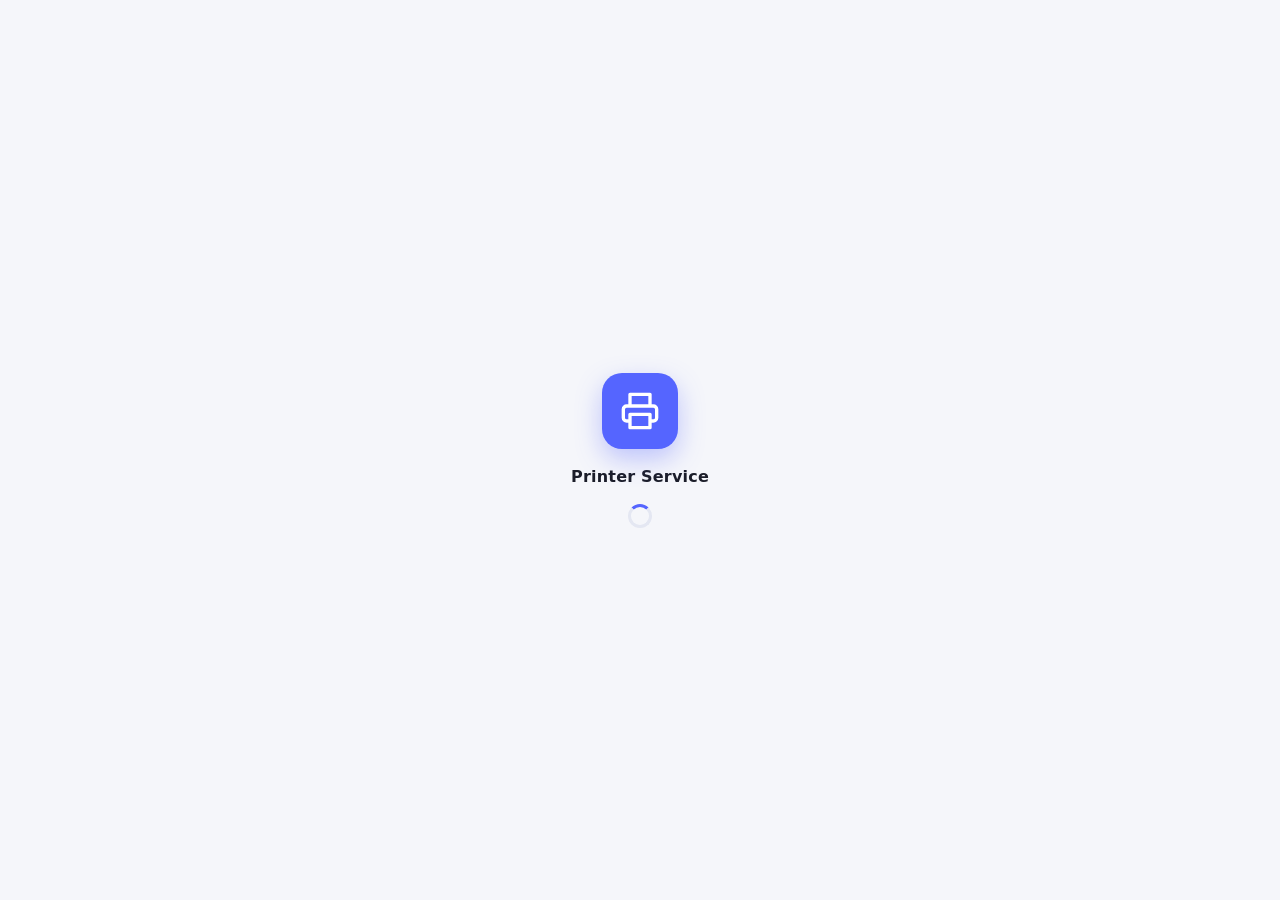
<file: ui/web/static/index.html>
<!DOCTYPE html>
<html lang="en">
<head>
  <meta charset="utf-8" />
  <meta name="viewport" content="width=device-width, initial-scale=1" />
  <title>Printer Configuration</title>
  <link rel="icon" type="image/png" href="../../../assets/icon.png" />
  <link rel="stylesheet" href="css/theme.css" />
  <link rel="stylesheet" href="css/app.css" />
</head>
<body>
  <!-- Startup splash: covers the window until init() wires the UI, then fades out. -->
  <div id="splash" class="splash">
    <div class="splash-inner">
      <div class="splash-logo">
        <svg viewBox="0 0 24 24" aria-hidden="true">
          <path d="M6 9V2h12v7 M6 18H4a2 2 0 0 1-2-2v-5a2 2 0 0 1 2-2h16a2 2 0 0 1 2 2v5a2 2 0 0 1-2 2h-2 M6 14h12v8H6z" />
        </svg>
      </div>
      <div class="splash-title">Printer Service</div>
      <div class="splash-spinner"></div>
    </div>
  </div>

  <div class="app">
    <aside class="nav">
      <nav class="nav-items" id="nav-items">
        <button class="nav-item" data-section="LAYOUT">Layout</button>
        <button class="nav-item" data-section="PRINTER">Printer</button>
        <button class="nav-item" data-section="SERVICE" id="nav-service">Service<span class="nav-status-dot" aria-hidden="true"></span></button>
        <button class="nav-item" data-section="DUMMY">Dummy</button>
        <div class="nav-divider"></div>
        <button class="nav-item" data-section="SETTINGS">Settings</button>
        <button class="nav-update" id="update-btn" data-icon="refresh">Check for Updates</button>
      </nav>
      <div class="nav-spacer"></div>
      <div class="nav-divider"></div>
      <div class="link-row">
        <button class="nav-link" id="link-docs">Docs</button>
        <span class="nav-dot">•</span>
        <button class="nav-link" id="link-github">Github</button>
      </div>
      <div class="nav-version" id="nav-version"></div>
    </aside>

    <main class="content">
      <div class="content-body">
        <div class="form-col">
          <div class="section-header">
            <h1 class="section-title" id="section-title">Layout</h1>
            <div class="header-actions" id="dummy-actions" hidden>
              <button class="btn small" id="dummy-reload" data-icon="refresh">Reload from File</button>
              <button class="btn small danger" id="dummy-reset" data-icon="reset">Reset to Default</button>
            </div>
          </div>
          <div class="form-pane" id="form-pane">

            <!-- ===== LAYOUT ===== -->
            <section class="form-section" data-section="LAYOUT">
              <div class="card">
                <div class="field">
                  <label class="field-label">Header Image</label>
                  <div class="field-control">
                    <div class="image-field" data-image="header_image">
                      <div class="image-thumb empty">No image</div>
                      <div class="image-meta">
                        <div class="image-btns">
                          <button class="btn small" data-act="browse" data-icon="folder">Browse</button>
                          <button class="btn small danger" data-act="clear" data-icon="trash">Clear</button>
                        </div>
                        <div class="image-scale">
                          <div class="field-hint">Scale (% of width)</div>
                          <div class="slider-row">
                            <input type="range" data-key="header_image_scale" data-type="int" data-unit="%" min="0" max="100" step="1" />
                            <span class="slider-value"></span>
                          </div>
                        </div>
                      </div>
                    </div>
                  </div>
                </div>
                <div class="field">
                  <label class="field-label">Header Title</label>
                  <div class="field-control"><textarea data-key="header_title" rows="3"></textarea></div>
                </div>
                <div class="field">
                  <label class="field-label">Header Description</label>
                  <div class="field-control"><textarea data-key="header_description" rows="3"></textarea></div>
                </div>
                <div class="field">
                  <label class="field-label">Receipt Title</label>
                  <div class="field-control"><textarea data-key="receipt_title" rows="3"></textarea></div>
                </div>
                <div class="field">
                  <label class="field-label">Footer Label</label>
                  <div class="field-control"><textarea data-key="footer_label" rows="3"></textarea></div>
                </div>
                <div class="field">
                  <label class="field-label">Footer Image</label>
                  <div class="field-control">
                    <div class="image-field" data-image="footer_image">
                      <div class="image-thumb empty">No image</div>
                      <div class="image-meta">
                        <div class="image-btns">
                          <button class="btn small" data-act="browse" data-icon="folder">Browse</button>
                          <button class="btn small danger" data-act="clear" data-icon="trash">Clear</button>
                        </div>
                        <div class="image-scale">
                          <div class="field-hint">Scale (% of width)</div>
                          <div class="slider-row">
                            <input type="range" data-key="footer_image_scale" data-type="int" data-unit="%" min="0" max="100" step="1" />
                            <span class="slider-value"></span>
                          </div>
                        </div>
                      </div>
                    </div>
                  </div>
                </div>

                <div class="section-sep"><h3>Advanced</h3><div class="rule"></div></div>

                <div class="field">
                  <label class="field-label">Font Family</label>
                  <div class="field-control"><input type="text" data-key="font_family" /></div>
                </div>
                <div class="field">
                  <label class="field-label">Font Path</label>
                  <div class="field-control">
                    <div class="file-row" data-filepicker="font_path">
                      <input type="text" data-key="font_path" readonly />
                      <button class="btn small" data-act="browse" data-icon="folder">Browse</button>
                    </div>
                  </div>
                </div>
                <div class="field">
                  <label class="field-label">Font Size</label>
                  <div class="field-control">
                    <div class="slider-row">
                      <input type="range" data-key="font_size" data-type="int" min="8" max="80" step="1" />
                      <span class="slider-value"></span>
                    </div>
                  </div>
                </div>
                <div class="field">
                  <label class="field-label">Small Font Size</label>
                  <div class="field-control">
                    <div class="slider-row">
                      <input type="range" data-key="font_size_small" data-type="int" min="8" max="80" step="1" />
                      <span class="slider-value"></span>
                    </div>
                  </div>
                </div>
                <div class="field">
                  <label class="field-label">Line Spacing</label>
                  <div class="field-control">
                    <div class="slider-row">
                      <input type="range" data-key="line_spacing" data-type="int" min="0" max="100" step="1" />
                      <span class="slider-value"></span>
                    </div>
                  </div>
                </div>
                <div class="field">
                  <label class="field-label">Currency</label>
                  <div class="field-control"><input type="text" data-key="currency" /></div>
                </div>
                <div class="field">
                  <label class="field-label">Volume Unit</label>
                  <div class="field-control"><input type="text" data-key="volume_unit" /></div>
                </div>
              </div>
            </section>

            <!-- ===== PRINTER ===== -->
            <section class="form-section" data-section="PRINTER" hidden>
              <div class="card">
                <div class="field">
                  <label class="field-label">Printer</label>
                  <div class="field-control">
                    <div class="printer-select">
                      <div class="printer-row">
                        <select data-key="usb_name" id="printer-select"></select>
                        <button class="btn icon" data-act="printer-refresh" data-icon="refresh" title="Refresh list"></button>
                        <button class="btn ghost" data-act="printer-add">+ Add manually</button>
                      </div>
                      <div class="manual-panel" id="manual-panel" hidden>
                        <div class="manual-field"><label>Name</label><input type="text" id="manual-name" placeholder="Printer name" /></div>
                        <div class="manual-field"><label>Port</label><input type="text" id="manual-port" value="USB001" placeholder="Port" /></div>
                        <div class="field-hint" id="manual-status" style="margin:4px 0 8px"></div>
                        <div class="manual-btns">
                          <button class="btn small primary" id="manual-test" data-icon="check">Test &amp; set</button>
                          <button class="btn small" id="manual-cancel" data-icon="undo">Cancel</button>
                        </div>
                      </div>
                    </div>
                  </div>
                </div>
                <div class="field">
                  <label class="field-label">USB Port</label>
                  <div class="field-control">
                    <input type="text" data-key="usb_port" readonly />
                    <div class="field-hint">Auto-set from the selected printer</div>
                  </div>
                </div>
                <div class="field">
                  <label class="field-label">Paper Width</label>
                  <div class="field-control">
                    <div class="segmented" data-key="paper_width">
                      <button type="button" data-value="58 mm">58 mm</button>
                      <button type="button" data-value="80 mm">80 mm</button>
                    </div>
                  </div>
                </div>
                <div class="spacer"></div>
                <div class="field-block" style="padding:8px 0">
                  <button class="btn primary" data-act="open-drivers" data-icon="download">Get Drivers</button>
                </div>
              </div>
            </section>

            <!-- ===== SERVICE ===== -->
            <section class="form-section service-fill" data-section="SERVICE" hidden>
              <div class="card">
                <div class="field">
                  <label class="field-label">Host</label>
                  <div class="field-control"><input type="text" data-key="host" /></div>
                </div>
                <div class="field">
                  <label class="field-label">Port</label>
                  <div class="field-control"><input type="text" data-key="port" data-type="int" /></div>
                </div>
                <div class="field-block" style="padding:10px 0">
                  <label class="switch">
                    <input type="checkbox" data-key="debug" />
                    <span class="track"></span>
                    <span>Debug Mode</span>
                  </label>
                </div>
                <div class="service-run">
                  <button class="btn primary" id="service-toggle" data-icon="play">Run Service</button>
                  <span class="service-state" id="service-state">
                    <span class="state-dot"></span><span class="state-text">Stopped</span>
                  </span>
                </div>
              </div>

              <div class="console">
                <div class="console-bar">
                  <span class="console-title">Service Log</span>
                  <button class="btn small ghost" id="console-clear" data-icon="trash">Clear</button>
                </div>
                <div class="console-body" id="service-console">
                  <div class="console-empty">Service is not running. Press <b>Run Service</b> to start it — it keeps serving from the system tray when you close this window.</div>
                </div>
              </div>
            </section>

            <!-- ===== DUMMY ===== -->
            <section class="form-section" data-section="DUMMY" hidden>
              <p class="field-hint dummy-intro">
                Edit the example payload used for the live preview and the Print Test button.
                Disabled rows are excluded. Saved to config/temp.dummy.json on Save.
              </p>
              <div id="dummy-editor"></div>
            </section>

            <!-- ===== SETTINGS (app) ===== -->
            <section class="form-section" data-section="SETTINGS" hidden>
              <div class="card">
                <div class="field-block" style="padding:10px 0">
                  <label class="switch">
                    <input type="checkbox" id="run-at-startup" />
                    <span class="track"></span>
                    <span>Run at startup</span>
                  </label>
                  <div class="field-hint">
                    Launch the printer service automatically when you sign in to Windows.
                    It starts minimized in the system tray.
                  </div>
                </div>
              </div>
            </section>

          </div>
        </div>

        <div class="preview-pane" id="preview-pane">
          <div class="preview-toolbar">
            <div class="preview-title">Preview</div>
            <div class="segmented" id="locale-toggle">
              <button type="button" data-value="en">English</button>
              <button type="button" data-value="th">ภาษาไทย</button>
            </div>
          </div>
          <div class="preview-scroll">
            <div class="preview-img-wrap" id="preview-img-wrap">
              <div class="preview-empty">Loading…</div>
            </div>
          </div>
          <div class="preview-actions">
            <button class="btn primary" id="print-test-btn" data-icon="printer">Print Test</button>
          </div>
        </div>
      </div>

      <footer class="content-footer">
        <button class="btn danger" id="reset-btn" data-icon="reset">Reset Default</button>
        <div class="footer-right">
          <button class="btn" id="cancel-btn" data-icon="undo" disabled>Cancel</button>
          <button class="btn primary" id="save-btn" data-icon="save" disabled>Save</button>
        </div>
      </footer>
    </main>
  </div>

  <!-- ===== Templates for the dynamic dummy editor ===== -->
  <template id="tpl-dummy-card">
    <div class="card dummy-card">
      <div class="dummy-card-head">
        <input type="checkbox" class="dummy-check" data-bulk title="Toggle all" />
        <span class="dummy-card-title"></span>
        <span class="dummy-card-hint"></span>
      </div>
    </div>
  </template>
  <template id="tpl-kv-head">
    <div class="dummy-row kv-row dummy-head-row"><span></span><span>KEY</span><span>VALUE</span><span></span></div>
  </template>
  <template id="tpl-kv-row">
    <div class="dummy-row kv-row">
      <input type="checkbox" class="dummy-check" />
      <input type="text" data-cell="key" placeholder="Key" />
      <input type="text" data-cell="value" placeholder="Value" />
      <span class="dummy-remove" title="Remove">✕</span>
    </div>
  </template>
  <template id="tpl-item-head">
    <div class="dummy-row item-row dummy-head-row"><span></span><span>NAME</span><span>AMOUNT</span><span>QTY</span><span></span></div>
  </template>
  <template id="tpl-item-row">
    <div class="dummy-row item-row">
      <input type="checkbox" class="dummy-check" />
      <input type="text" data-cell="name" placeholder="Item name" />
      <input type="text" class="num" data-cell="amount" placeholder="0.00" />
      <input type="text" class="num" data-cell="quantity" placeholder="0" />
      <span class="dummy-remove" title="Remove">✕</span>
    </div>
  </template>
  <template id="tpl-fixed-row">
    <div class="dummy-row fixed-row">
      <input type="checkbox" class="dummy-check" />
      <span class="fixed-label"></span>
      <input type="text" data-cell="value" />
    </div>
  </template>

  <script src="js/bridge.js"></script>
  <script src="js/dom.js"></script>
  <script src="js/state.js"></script>
  <script src="js/binding.js"></script>
  <script src="js/printer.js"></script>
  <script src="js/preview.js"></script>
  <script src="js/dummy.js"></script>
  <script src="js/service.js"></script>
  <script src="js/appsettings.js"></script>
  <script src="js/main.js"></script>
</body>
</html>
</file>
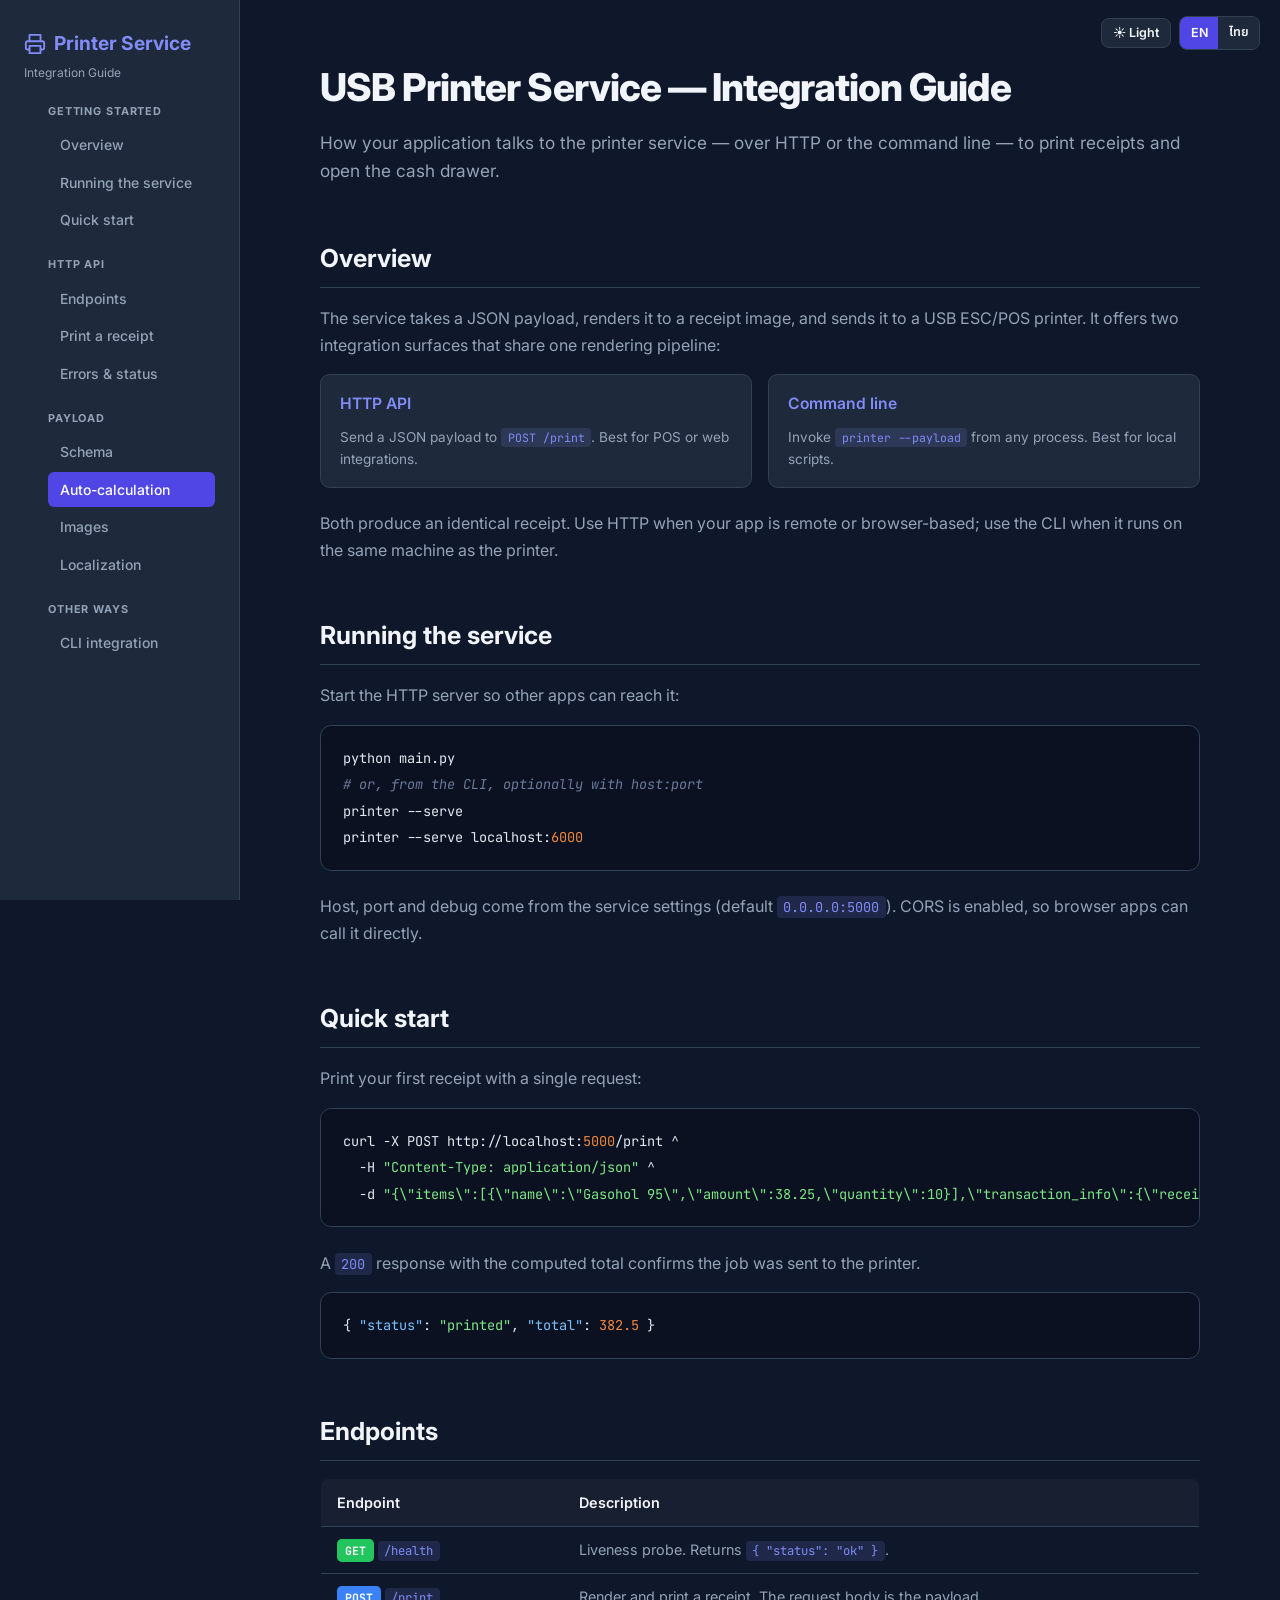
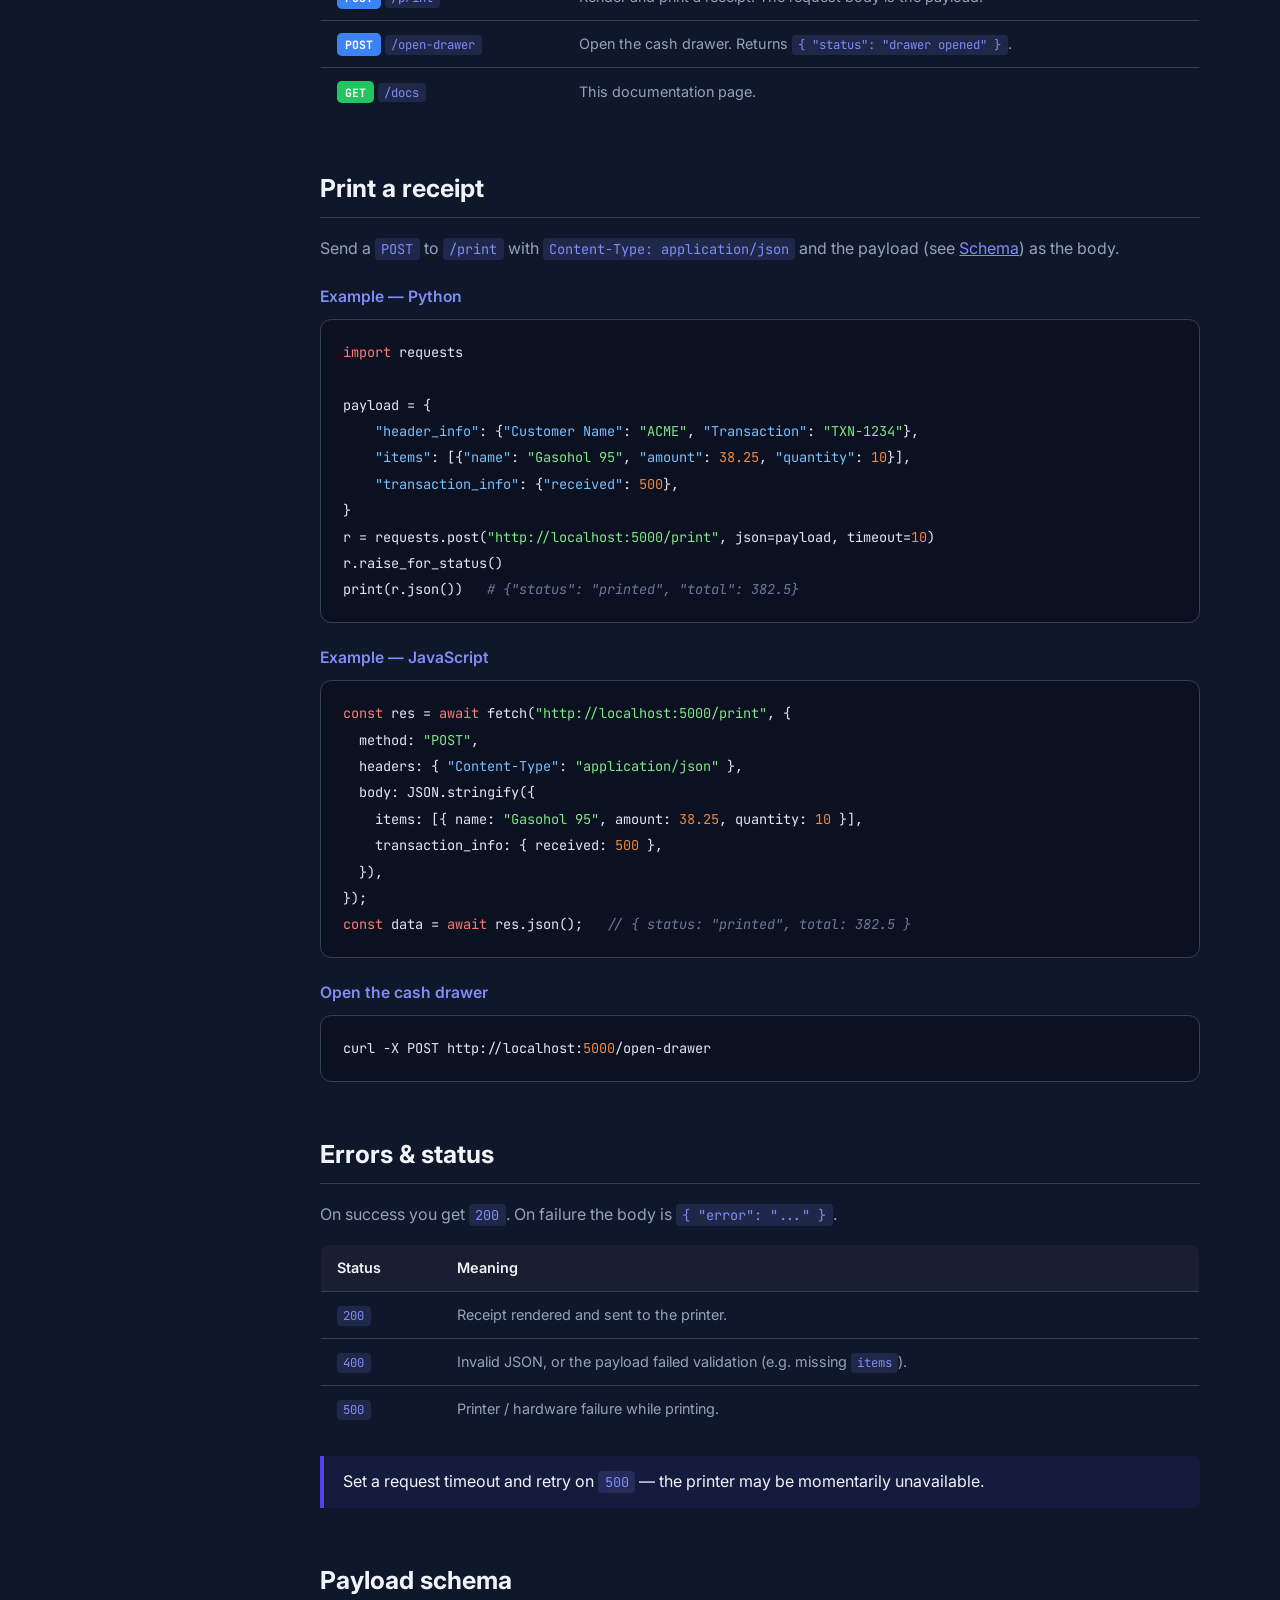
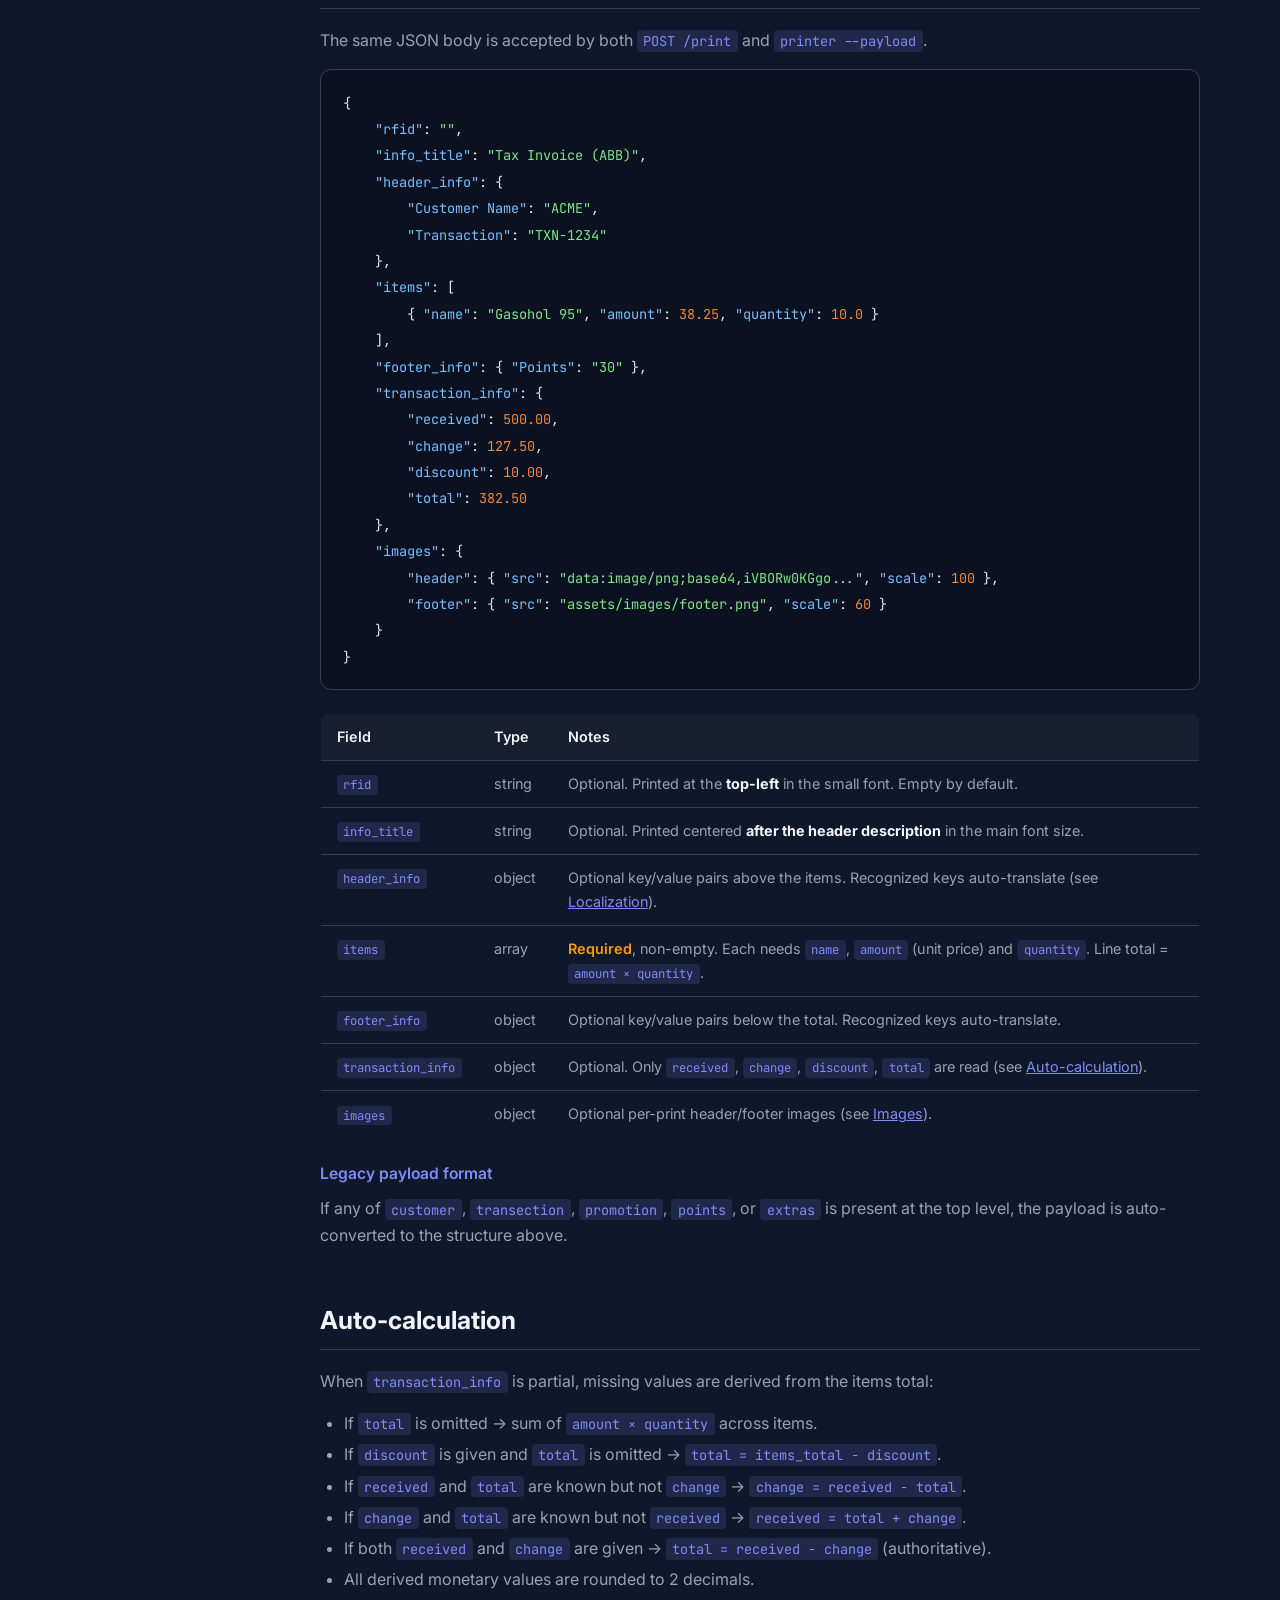
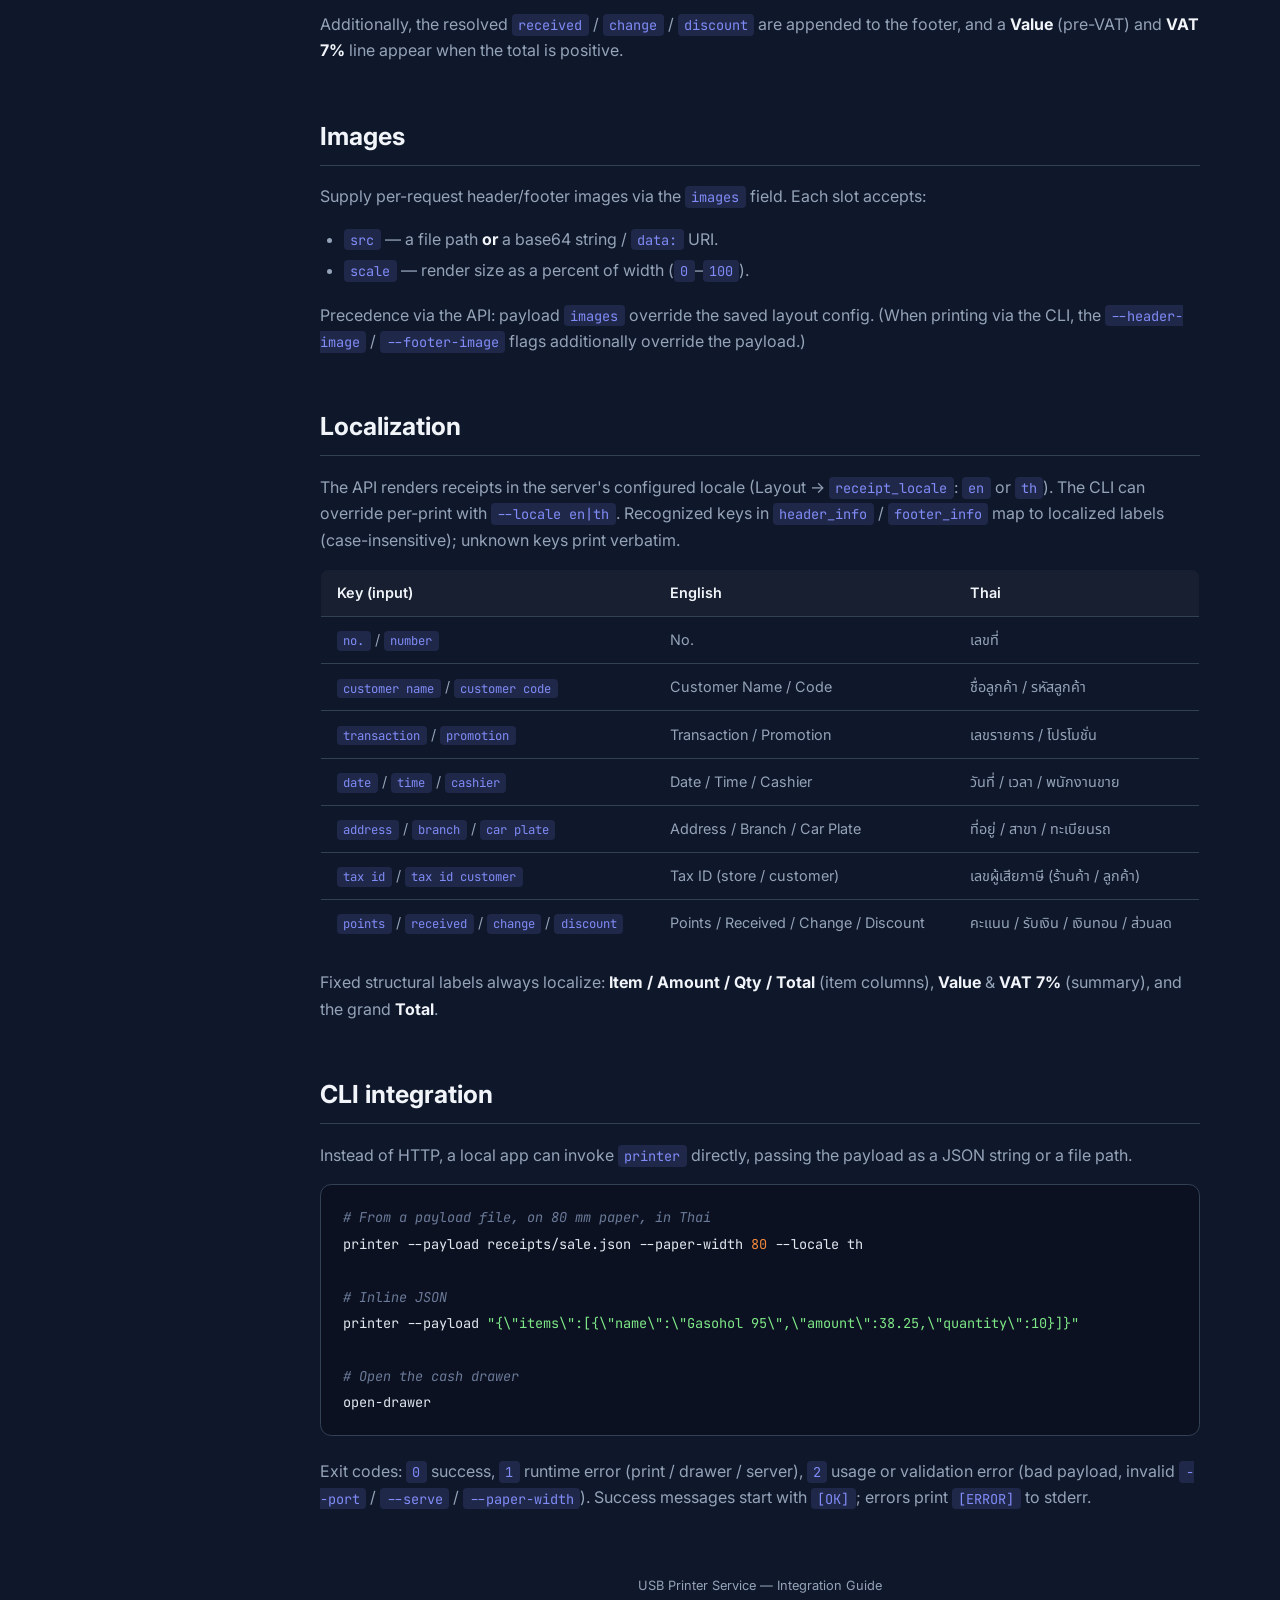
<file: assets/docs.html>
<!DOCTYPE html>
<html lang="en" data-theme="dark">
<head>
    <meta charset="UTF-8">
    <meta name="viewport" content="width=device-width, initial-scale=1.0">
    <title>USB Printer Service — Integration Guide</title>
    <link rel="preconnect" href="https://fonts.googleapis.com">
    <link rel="preconnect" href="https://fonts.gstatic.com" crossorigin>
    <link href="https://fonts.googleapis.com/css2?family=Inter:wght@400;500;600;700;800&family=JetBrains+Mono:wght@400;500&family=Noto+Sans+Thai:wght@400;500;600;700&display=swap" rel="stylesheet">
    <style>
        :root[data-theme="dark"] {
            --bg: #0f172a;
            --card-bg: #1e293b;
            --text: #f1f5f9;
            --text-muted: #94a3b8;
            --border: #334155;
            --accent: #818cf8;
            --primary: #4f46e5;
            --code-bg: #0b1120;
            --inline-bg: rgba(129, 140, 248, 0.15);
            --scroll-thumb: #3a4866;
            --scroll-thumb-hover: #56688f;
            --c-comment: #6b7a99;
            --c-string: #7ee787;
            --c-key: #79c0ff;
            --c-keyword: #ff7b72;
            --c-number: #f0883e;
        }
        :root[data-theme="light"] {
            --bg: #f8fafc;
            --card-bg: #ffffff;
            --text: #0f172a;
            --text-muted: #475569;
            --border: #e2e8f0;
            --accent: #4f46e5;
            --primary: #4f46e5;
            --code-bg: #1e293b;
            --inline-bg: rgba(79, 70, 229, 0.1);
            --scroll-thumb: #cbd5e1;
            --scroll-thumb-hover: #94a3b8;
            --c-comment: #8b98b8;
            --c-string: #9ae6b4;
            --c-key: #93c5fd;
            --c-keyword: #fca5a5;
            --c-number: #fbbf24;
        }
        :root { --green: #22c55e; --blue: #3b82f6; --amber: #f59e0b; }

        * { margin: 0; padding: 0; box-sizing: border-box; }
        html { scroll-behavior: smooth; }

        body {
            font-family: 'Inter', 'Noto Sans Thai', -apple-system, BlinkMacSystemFont, sans-serif;
            background-color: var(--bg);
            color: var(--text);
            line-height: 1.65;
            overflow-x: hidden;
            transition: background-color 0.25s, color 0.25s;
        }
        /* Scope to body so descendants inherit Thai font, but code keeps its own mono rule. */
        body:lang(th) { font-family: 'Noto Sans Thai', 'Inter', sans-serif; }

        /* Themed scrollbars */
        * { scrollbar-width: thin; scrollbar-color: var(--scroll-thumb) transparent; }
        ::-webkit-scrollbar { width: 11px; height: 11px; }
        ::-webkit-scrollbar-track { background: transparent; }
        ::-webkit-scrollbar-thumb {
            background: var(--scroll-thumb);
            border-radius: 8px;
            border: 3px solid var(--bg);
        }
        ::-webkit-scrollbar-thumb:hover { background: var(--scroll-thumb-hover); }
        ::-webkit-scrollbar-corner { background: transparent; }
        pre::-webkit-scrollbar { height: 9px; }
        pre::-webkit-scrollbar-thumb { border-width: 2px; }

        .container { display: flex; min-height: 100vh; }

        aside {
            width: 280px; background-color: var(--card-bg);
            border-right: 1px solid var(--border);
            padding: 1.75rem 1.5rem; position: sticky; top: 0; height: 100vh; overflow-y: auto;
            transition: background-color 0.25s, border-color 0.25s;
        }
        .logo { font-size: 1.2rem; font-weight: 700; color: var(--accent); display: flex; align-items: center; gap: 0.5rem; }
        .logo-sub { font-size: 0.75rem; color: var(--text-muted); margin: 0.2rem 0 1.25rem; }

        .nav-list { list-style: none; }
        .nav-group { font-size: 0.68rem; text-transform: uppercase; letter-spacing: 0.08em; color: var(--text-muted); margin: 1.15rem 0 0.4rem; font-weight: 700; }
        .nav-item { margin-bottom: 0.1rem; }
        .nav-link {
            text-decoration: none; color: var(--text-muted); font-size: 0.875rem; font-weight: 500;
            transition: all 0.15s; display: block; padding: 0.4rem 0.75rem; border-radius: 0.375rem;
        }
        .nav-link:hover { color: var(--text); background-color: rgba(127, 127, 127, 0.12); }
        .nav-link.active { color: #fff; background-color: var(--primary); }

        /* Top-right controls */
        .controls {
            position: fixed; top: 1rem; right: 1.25rem; z-index: 50;
            display: flex; align-items: center; gap: 0.5rem;
        }
        .controls button {
            font-family: inherit; font-size: 0.78rem; font-weight: 600; cursor: pointer;
            background: var(--card-bg); color: var(--text); border: 1px solid var(--border);
            padding: 0.4rem 0.7rem; border-radius: 0.5rem; transition: all 0.15s;
        }
        .controls button:hover { border-color: var(--accent); }
        .lang-switch { display: flex; border: 1px solid var(--border); border-radius: 0.5rem; overflow: hidden; background: var(--card-bg); }
        .lang-switch button { border: none; border-radius: 0; padding: 0.4rem 0.65rem; }
        .lang-btn.active { background: var(--primary); color: #fff; }

        main { flex: 1; padding: 3.5rem 5rem; max-width: 1040px; }
        h1 { font-size: 2.4rem; font-weight: 800; margin-bottom: 0.6rem; letter-spacing: -0.025em; }
        .lead { font-size: 1.08rem; color: var(--text-muted); margin-bottom: 1.5rem; }
        h2 { font-size: 1.55rem; font-weight: 700; margin-top: 3.25rem; margin-bottom: 1.1rem; border-bottom: 1px solid var(--border); padding-bottom: 0.5rem; scroll-margin-top: 1rem; }
        h3 { font-size: 1.18rem; font-weight: 600; margin-top: 1.85rem; margin-bottom: 0.75rem; }
        h4 { font-size: 0.98rem; font-weight: 600; margin-top: 1.4rem; margin-bottom: 0.55rem; color: var(--accent); }
        p { margin-bottom: 1rem; color: var(--text-muted); }
        ul, ol { margin-left: 1.5rem; margin-bottom: 1.15rem; color: var(--text-muted); }
        li { margin-bottom: 0.3rem; }
        strong { color: var(--text); }
        a { color: var(--accent); }

        code { font-family: 'JetBrains Mono', monospace; background-color: var(--inline-bg); padding: 0.12rem 0.4rem; border-radius: 0.25rem; font-size: 0.85em; color: var(--accent); }
        pre { background-color: var(--code-bg); padding: 1.2rem 1.4rem; border-radius: 0.7rem; overflow-x: auto; margin-bottom: 1.4rem; border: 1px solid var(--border); }
        pre, pre code { font-family: 'JetBrains Mono', monospace; }
        pre code { background-color: transparent; padding: 0; color: #e2e8f0; font-size: 0.85rem; }
        .tok-comment, .tok-string, .tok-key, .tok-keyword, .tok-number { font-family: 'JetBrains Mono', monospace; }
        .tok-comment { color: var(--c-comment); font-style: italic; }
        .tok-string { color: var(--c-string); }
        .tok-key { color: var(--c-key); }
        .tok-keyword { color: var(--c-keyword); }
        .tok-number { color: var(--c-number); }

        table { width: 100%; border-collapse: collapse; margin-bottom: 1.4rem; border: 1px solid var(--border); border-radius: 0.5rem; overflow: hidden; font-size: 0.9rem; }
        th, td { padding: 0.7rem 1rem; text-align: left; border-bottom: 1px solid var(--border); vertical-align: top; }
        th { background-color: rgba(127, 127, 127, 0.08); font-weight: 600; color: var(--text); }
        td { color: var(--text-muted); }
        td code { white-space: nowrap; }
        tr:last-child td { border-bottom: none; }

        blockquote { border-left: 4px solid var(--primary); padding: 0.8rem 1.2rem; background-color: rgba(79, 70, 229, 0.1); margin-bottom: 1.4rem; border-radius: 0 0.5rem 0.5rem 0; }
        blockquote p { margin-bottom: 0; color: var(--text); }

        .method { display: inline-block; padding: 0.12rem 0.5rem; border-radius: 0.3rem; font-size: 0.72rem; font-weight: 700; font-family: 'JetBrains Mono', monospace; color: #fff; }
        .method.get { background-color: var(--green); }
        .method.post { background-color: var(--blue); }
        .req { color: var(--amber); font-weight: 600; }

        .grid { display: grid; grid-template-columns: repeat(auto-fit, minmax(220px, 1fr)); gap: 1rem; margin-bottom: 1.4rem; }
        .card { background: var(--card-bg); border: 1px solid var(--border); border-radius: 0.6rem; padding: 1rem 1.2rem; }
        .card h4 { margin-top: 0; }
        .card p { font-size: 0.85rem; margin-bottom: 0; }

        @keyframes fadeIn { from { opacity: 0; transform: translateY(8px); } to { opacity: 1; transform: translateY(0); } }
        main > * { animation: fadeIn 0.35s ease-out forwards; }

        @media (max-width: 1024px) { main { padding: 4.5rem 1.5rem 3rem; } aside { display: none; } }
    </style>
</head>
<body>
    <div class="controls">
        <button id="theme-toggle">☀ Light</button>
        <div class="lang-switch">
            <button class="lang-btn" data-lang="en">EN</button>
            <button class="lang-btn" data-lang="th">ไทย</button>
        </div>
    </div>

    <div class="container">
        <aside>
            <div class="logo">
                <svg width="22" height="22" viewBox="0 0 24 24" fill="none" stroke="currentColor" stroke-width="2" stroke-linecap="round" stroke-linejoin="round"><path d="M6 9V2h12v7"></path><path d="M6 18H4a2 2 0 0 1-2-2v-5a2 2 0 0 1 2-2h16a2 2 0 0 1 2 2v5a2 2 0 0 1-2 2h-2"></path><rect x="6" y="14" width="12" height="8"></rect></svg>
                Printer Service
            </div>
            <div class="logo-sub" data-th="คู่มือการเชื่อมต่อ">Integration Guide</div>
            <ul class="nav-list">
                <li class="nav-group" data-th="เริ่มต้นใช้งาน">Getting started</li>
                <li class="nav-item"><a href="#overview" class="nav-link" data-th="ภาพรวม">Overview</a></li>
                <li class="nav-item"><a href="#running" class="nav-link" data-th="การเรียกใช้เซอร์วิส">Running the service</a></li>
                <li class="nav-item"><a href="#quickstart" class="nav-link" data-th="เริ่มต้นอย่างรวดเร็ว">Quick start</a></li>

                <li class="nav-group" data-th="HTTP API">HTTP API</li>
                <li class="nav-item"><a href="#endpoints" class="nav-link" data-th="เอนด์พอยต์">Endpoints</a></li>
                <li class="nav-item"><a href="#print" class="nav-link" data-th="พิมพ์ใบเสร็จ">Print a receipt</a></li>
                <li class="nav-item"><a href="#errors" class="nav-link" data-th="ข้อผิดพลาดและสถานะ">Errors &amp; status</a></li>

                <li class="nav-group" data-th="เพย์โหลด">Payload</li>
                <li class="nav-item"><a href="#schema" class="nav-link" data-th="โครงสร้างเพย์โหลด">Schema</a></li>
                <li class="nav-item"><a href="#calc" class="nav-link" data-th="การคำนวณอัตโนมัติ">Auto-calculation</a></li>
                <li class="nav-item"><a href="#images" class="nav-link" data-th="รูปภาพ">Images</a></li>
                <li class="nav-item"><a href="#localization" class="nav-link" data-th="ภาษาใบเสร็จ">Localization</a></li>

                <li class="nav-group" data-th="ช่องทางอื่น">Other ways</li>
                <li class="nav-item"><a href="#cli" class="nav-link" data-th="การเชื่อมต่อผ่าน CLI">CLI integration</a></li>
            </ul>
        </aside>

        <main>
            <h1 data-th="USB Printer Service — คู่มือการเชื่อมต่อ">USB Printer Service — Integration Guide</h1>
            <p class="lead" data-th="วิธีที่แอปพลิเคชันของคุณสื่อสารกับเซอร์วิสเครื่องพิมพ์ผ่าน HTTP หรือคอมมานด์ไลน์ เพื่อพิมพ์ใบเสร็จและเปิดลิ้นชักเก็บเงิน">How your application talks to the printer service — over HTTP or the command line — to print receipts and open the cash drawer.</p>

            <h2 id="overview" data-th="ภาพรวม">Overview</h2>
            <p data-th="เซอร์วิสนี้รับเพย์โหลด JSON เรนเดอร์เป็นภาพใบเสร็จ แล้วส่งไปยังเครื่องพิมพ์ ESC/POS ผ่าน USB โดยมีช่องทางการเชื่อมต่อสองแบบที่ใช้กระบวนการเรนเดอร์เดียวกัน:">The service takes a JSON payload, renders it to a receipt image, and sends it to a USB ESC/POS printer. It offers two integration surfaces that share one rendering pipeline:</p>
            <div class="grid">
                <div class="card">
                    <h4>HTTP API</h4>
                    <p data-th="ส่งเพย์โหลด JSON ไปยัง POST /print เหมาะกับการเชื่อมต่อระบบ POS หรือเว็บ">Send a JSON payload to <code>POST /print</code>. Best for POS or web integrations.</p>
                </div>
                <div class="card">
                    <h4>Command line</h4>
                    <p data-th="เรียก printer --payload จากโปรเซสใด ๆ เหมาะกับสคริปต์ในเครื่อง">Invoke <code>printer --payload</code> from any process. Best for local scripts.</p>
                </div>
            </div>
            <p data-th="ทั้งสองแบบให้ผลลัพธ์ใบเสร็จเหมือนกัน เลือกใช้ HTTP เมื่อแอปของคุณอยู่คนละเครื่องหรือเป็นเว็บ และใช้ CLI เมื่ออยู่บนเครื่องเดียวกับเครื่องพิมพ์">Both produce an identical receipt. Use HTTP when your app is remote or browser-based; use the CLI when it runs on the same machine as the printer.</p>

            <h2 id="running" data-th="การเรียกใช้เซอร์วิส">Running the service</h2>
            <p data-th="เริ่มเซิร์ฟเวอร์ HTTP เพื่อให้แอปอื่นเชื่อมต่อได้:">Start the HTTP server so other apps can reach it:</p>
            <pre><code>python main.py
# or, from the CLI, optionally with host:port
printer --serve
printer --serve localhost:6000</code></pre>
            <p data-th="โฮสต์ พอร์ต และโหมดดีบักมาจากการตั้งค่าเซอร์วิส (ค่าเริ่มต้น 0.0.0.0:5000) มีการเปิดใช้ CORS แอปบนเบราว์เซอร์จึงเรียกได้โดยตรง">Host, port and debug come from the service settings (default <code>0.0.0.0:5000</code>). CORS is enabled, so browser apps can call it directly.</p>

            <h2 id="quickstart" data-th="เริ่มต้นอย่างรวดเร็ว">Quick start</h2>
            <p data-th="พิมพ์ใบเสร็จแรกของคุณด้วยคำขอเดียว:">Print your first receipt with a single request:</p>
            <pre><code>curl -X POST http://localhost:5000/print ^
  -H "Content-Type: application/json" ^
  -d "{\"items\":[{\"name\":\"Gasohol 95\",\"amount\":38.25,\"quantity\":10}],\"transaction_info\":{\"received\":500}}"</code></pre>
            <p data-th="การตอบกลับสถานะ 200 พร้อมยอดรวมที่คำนวณได้ ยืนยันว่าส่งงานพิมพ์ไปยังเครื่องพิมพ์แล้ว">A <code>200</code> response with the computed total confirms the job was sent to the printer.</p>
            <pre><code>{ "status": "printed", "total": 382.5 }</code></pre>

            <h2 id="endpoints" data-th="เอนด์พอยต์">Endpoints</h2>
            <table>
                <thead><tr><th data-th="เอนด์พอยต์">Endpoint</th><th data-th="คำอธิบาย">Description</th></tr></thead>
                <tbody>
                    <tr><td><span class="method get">GET</span> <code>/health</code></td><td data-th="ตรวจสอบสถานะการทำงาน คืนค่า { &quot;status&quot;: &quot;ok&quot; }">Liveness probe. Returns <code>{ "status": "ok" }</code>.</td></tr>
                    <tr><td><span class="method post">POST</span> <code>/print</code></td><td data-th="เรนเดอร์และพิมพ์ใบเสร็จ โดยส่งเพย์โหลดใน body">Render and print a receipt. The request body is the payload.</td></tr>
                    <tr><td><span class="method post">POST</span> <code>/open-drawer</code></td><td data-th="เปิดลิ้นชักเก็บเงิน คืนค่า { &quot;status&quot;: &quot;drawer opened&quot; }">Open the cash drawer. Returns <code>{ "status": "drawer opened" }</code>.</td></tr>
                    <tr><td><span class="method get">GET</span> <code>/docs</code></td><td data-th="หน้าเอกสารนี้">This documentation page.</td></tr>
                </tbody>
            </table>

            <h2 id="print" data-th="พิมพ์ใบเสร็จ">Print a receipt</h2>
            <p data-th="ส่ง POST ไปยัง /print โดยตั้งค่า Content-Type: application/json และใส่เพย์โหลด (ดูหัวข้อ โครงสร้างเพย์โหลด) ใน body">Send a <code>POST</code> to <code>/print</code> with <code>Content-Type: application/json</code> and the payload (see <a href="#schema">Schema</a>) as the body.</p>
            <h4 data-th="ตัวอย่าง — Python">Example — Python</h4>
            <pre><code>import requests

payload = {
    "header_info": {"Customer Name": "ACME", "Transaction": "TXN-1234"},
    "items": [{"name": "Gasohol 95", "amount": 38.25, "quantity": 10}],
    "transaction_info": {"received": 500},
}
r = requests.post("http://localhost:5000/print", json=payload, timeout=10)
r.raise_for_status()
print(r.json())   # {"status": "printed", "total": 382.5}</code></pre>
            <h4 data-th="ตัวอย่าง — JavaScript">Example — JavaScript</h4>
            <pre><code>const res = await fetch("http://localhost:5000/print", {
  method: "POST",
  headers: { "Content-Type": "application/json" },
  body: JSON.stringify({
    items: [{ name: "Gasohol 95", amount: 38.25, quantity: 10 }],
    transaction_info: { received: 500 },
  }),
});
const data = await res.json();   // { status: "printed", total: 382.5 }</code></pre>
            <h4 data-th="เปิดลิ้นชักเก็บเงิน">Open the cash drawer</h4>
            <pre><code>curl -X POST http://localhost:5000/open-drawer</code></pre>

            <h2 id="errors" data-th="ข้อผิดพลาดและสถานะ">Errors &amp; status</h2>
            <p data-th="เมื่อสำเร็จจะได้สถานะ 200 เมื่อล้มเหลว body จะเป็น { &quot;error&quot;: &quot;...&quot; }">On success you get <code>200</code>. On failure the body is <code>{ "error": "..." }</code>.</p>
            <table>
                <thead><tr><th data-th="สถานะ">Status</th><th data-th="ความหมาย">Meaning</th></tr></thead>
                <tbody>
                    <tr><td><code>200</code></td><td data-th="เรนเดอร์และส่งใบเสร็จไปยังเครื่องพิมพ์แล้ว">Receipt rendered and sent to the printer.</td></tr>
                    <tr><td><code>400</code></td><td data-th="JSON ไม่ถูกต้อง หรือเพย์โหลดไม่ผ่านการตรวจสอบ (เช่น ไม่มี items)">Invalid JSON, or the payload failed validation (e.g. missing <code>items</code>).</td></tr>
                    <tr><td><code>500</code></td><td data-th="เครื่องพิมพ์หรือฮาร์ดแวร์ล้มเหลวระหว่างพิมพ์">Printer / hardware failure while printing.</td></tr>
                </tbody>
            </table>
            <blockquote><p data-th="แนะนำให้ตั้ง timeout ของคำขอและลองใหม่เมื่อได้สถานะ 500 เนื่องจากเครื่องพิมพ์อาจไม่พร้อมชั่วคราว">Set a request timeout and retry on <code>500</code> — the printer may be momentarily unavailable.</p></blockquote>

            <h2 id="schema" data-th="โครงสร้างเพย์โหลด">Payload schema</h2>
            <p data-th="เพย์โหลดเดียวกันนี้ใช้ได้ทั้งกับ POST /print และ printer --payload">The same JSON body is accepted by both <code>POST /print</code> and <code>printer --payload</code>.</p>
            <pre><code>{
    "rfid": "",
    "info_title": "Tax Invoice (ABB)",
    "header_info": {
        "Customer Name": "ACME",
        "Transaction": "TXN-1234"
    },
    "items": [
        { "name": "Gasohol 95", "amount": 38.25, "quantity": 10.0 }
    ],
    "footer_info": { "Points": "30" },
    "transaction_info": {
        "received": 500.00,
        "change": 127.50,
        "discount": 10.00,
        "total": 382.50
    },
    "images": {
        "header": { "src": "[data-uri]...", "scale": 100 },
        "footer": { "src": "assets/images/footer.png", "scale": 60 }
    }
}</code></pre>
            <table>
                <thead><tr><th data-th="ฟิลด์">Field</th><th data-th="ชนิด">Type</th><th data-th="คำอธิบาย">Notes</th></tr></thead>
                <tbody>
                    <tr><td><code>rfid</code></td><td>string</td><td data-th="ไม่บังคับ พิมพ์ที่มุมบนซ้ายด้วยฟอนต์ขนาดเล็ก ค่าเริ่มต้นว่าง">Optional. Printed at the <strong>top-left</strong> in the small font. Empty by default.</td></tr>
                    <tr><td><code>info_title</code></td><td>string</td><td data-th="ไม่บังคับ พิมพ์กึ่งกลางหลังคำอธิบายส่วนหัว ด้วยฟอนต์ขนาดปกติ">Optional. Printed centered <strong>after the header description</strong> in the main font size.</td></tr>
                    <tr><td><code>header_info</code></td><td>object</td><td data-th="ไม่บังคับ คู่คีย์/ค่าที่พิมพ์เหนือรายการสินค้า คีย์ที่รู้จักจะถูกแปลภาษาอัตโนมัติ (ดูหัวข้อ ภาษาใบเสร็จ)">Optional key/value pairs above the items. Recognized keys auto-translate (see <a href="#localization">Localization</a>).</td></tr>
                    <tr><td><code>items</code></td><td>array</td><td data-th="บังคับ ต้องไม่ว่าง แต่ละรายการต้องมี name, amount (ราคาต่อหน่วย) และ quantity ยอดรวมต่อรายการ = amount × quantity">
                        <span class="req">Required</span>, non-empty. Each needs <code>name</code>, <code>amount</code> (unit price) and <code>quantity</code>. Line total = <code>amount × quantity</code>.</td></tr>
                    <tr><td><code>footer_info</code></td><td>object</td><td data-th="ไม่บังคับ คู่คีย์/ค่าที่พิมพ์ใต้ยอดรวม คีย์ที่รู้จักจะถูกแปลภาษาอัตโนมัติ">Optional key/value pairs below the total. Recognized keys auto-translate.</td></tr>
                    <tr><td><code>transaction_info</code></td><td>object</td><td data-th="ไม่บังคับ อ่านเฉพาะคีย์ received, change, discount, total (ดูหัวข้อ การคำนวณอัตโนมัติ)">Optional. Only <code>received</code>, <code>change</code>, <code>discount</code>, <code>total</code> are read (see <a href="#calc">Auto-calculation</a>).</td></tr>
                    <tr><td><code>images</code></td><td>object</td><td data-th="ไม่บังคับ รูปส่วนหัว/ส่วนท้ายต่อการพิมพ์ (ดูหัวข้อ รูปภาพ)">Optional per-print header/footer images (see <a href="#images">Images</a>).</td></tr>
                </tbody>
            </table>
            <h4 data-th="รูปแบบเพย์โหลดเดิม (Legacy)">Legacy payload format</h4>
            <p data-th="หากมีคีย์ใดคีย์หนึ่งต่อไปนี้ที่ระดับบนสุด: customer, transection, promotion, points หรือ extras เพย์โหลดจะถูกแปลงเป็นโครงสร้างด้านบนโดยอัตโนมัติ">If any of <code>customer</code>, <code>transection</code>, <code>promotion</code>, <code>points</code>, or <code>extras</code> is present at the top level, the payload is auto-converted to the structure above.</p>

            <h2 id="calc" data-th="การคำนวณอัตโนมัติ">Auto-calculation</h2>
            <p data-th="เมื่อ transaction_info ไม่ครบ ค่าที่ขาดจะถูกคำนวณจากยอดรวมของรายการสินค้า:">When <code>transaction_info</code> is partial, missing values are derived from the items total:</p>
            <ul>
                <li data-th="ถ้าไม่ระบุ total → ใช้ผลรวมของ amount × quantity ทุกรายการ">If <code>total</code> is omitted → sum of <code>amount × quantity</code> across items.</li>
                <li data-th="ถ้าระบุ discount แต่ไม่ระบุ total → total = items_total − discount">If <code>discount</code> is given and <code>total</code> is omitted → <code>total = items_total − discount</code>.</li>
                <li data-th="ถ้ารู้ received และ total แต่ไม่รู้ change → change = received − total">If <code>received</code> and <code>total</code> are known but not <code>change</code> → <code>change = received − total</code>.</li>
                <li data-th="ถ้ารู้ change และ total แต่ไม่รู้ received → received = total + change">If <code>change</code> and <code>total</code> are known but not <code>received</code> → <code>received = total + change</code>.</li>
                <li data-th="ถ้าระบุทั้ง received และ change → total = received − change (ถือเป็นค่าหลัก)">If both <code>received</code> and <code>change</code> are given → <code>total = received − change</code> (authoritative).</li>
                <li data-th="ค่าตัวเงินที่คำนวณได้ทั้งหมดจะถูกปัดเป็นทศนิยม 2 ตำแหน่ง">All derived monetary values are rounded to 2 decimals.</li>
            </ul>
            <p data-th="นอกจากนี้ received / change / discount ที่ได้จะถูกเพิ่มลงในส่วนท้ายโดยอัตโนมัติ และจะมีบรรทัด มูลค่า (ก่อน VAT) กับ VAT 7% เมื่อยอดรวมเป็นบวก">Additionally, the resolved <code>received</code> / <code>change</code> / <code>discount</code> are appended to the footer, and a <strong>Value</strong> (pre-VAT) and <strong>VAT 7%</strong> line appear when the total is positive.</p>

            <h2 id="images" data-th="รูปภาพ">Images</h2>
            <p data-th="ส่งรูปส่วนหัว/ส่วนท้ายต่อการพิมพ์ผ่านฟิลด์ images แต่ละช่องรับ:">Supply per-request header/footer images via the <code>images</code> field. Each slot accepts:</p>
            <ul>
                <li data-th="src — เส้นทางไฟล์ หรือ สตริง base64 / data: URI">
                    <code>src</code> — a file path <strong>or</strong> a base64 string / <code>data:</code> URI.</li>
                <li data-th="scale — ขนาดเป็นเปอร์เซ็นต์ของความกว้าง (0–100)">
                    <code>scale</code> — render size as a percent of width (<code>0</code>–<code>100</code>).</li>
            </ul>
            <p data-th="ลำดับความสำคัญผ่าน API: รูปในเพย์โหลด มาก่อน การตั้งค่าเลย์เอาต์ที่บันทึกไว้ (เมื่อพิมพ์ผ่าน CLI แฟลก --header-image / --footer-image จะมาก่อนรูปในเพย์โหลดอีกชั้นหนึ่ง)">Precedence via the API: payload <code>images</code> override the saved layout config. (When printing via the CLI, the <code>--header-image</code> / <code>--footer-image</code> flags additionally override the payload.)</p>

            <h2 id="localization" data-th="ภาษาใบเสร็จ">Localization</h2>
            <p data-th="API จะเรนเดอร์ใบเสร็จตามภาษาที่ตั้งค่าไว้ในเซิร์ฟเวอร์ (Layout → receipt_locale: en หรือ th) ส่วน CLI สามารถระบุต่อการพิมพ์ด้วย --locale en|th คีย์ที่รู้จักใน header_info / footer_info จะถูกจับคู่กับป้ายกำกับตามภาษา (ไม่สนตัวพิมพ์เล็กใหญ่) คีย์ที่ไม่รู้จักจะพิมพ์ตามเดิม">The API renders receipts in the server's configured locale (Layout → <code>receipt_locale</code>: <code>en</code> or <code>th</code>). The CLI can override per-print with <code>--locale en|th</code>. Recognized keys in <code>header_info</code> / <code>footer_info</code> map to localized labels (case-insensitive); unknown keys print verbatim.</p>
            <table>
                <thead><tr><th data-th="คีย์ (อินพุต)">Key (input)</th><th>English</th><th data-th="ไทย">Thai</th></tr></thead>
                <tbody>
                    <tr><td><code>no.</code> / <code>number</code></td><td>No.</td><td>เลขที่</td></tr>
                    <tr><td><code>customer name</code> / <code>customer code</code></td><td>Customer Name / Code</td><td>ชื่อลูกค้า / รหัสลูกค้า</td></tr>
                    <tr><td><code>transaction</code> / <code>promotion</code></td><td>Transaction / Promotion</td><td>เลขรายการ / โปรโมชั่น</td></tr>
                    <tr><td><code>date</code> / <code>time</code> / <code>cashier</code></td><td>Date / Time / Cashier</td><td>วันที่ / เวลา / พนักงานขาย</td></tr>
                    <tr><td><code>address</code> / <code>branch</code> / <code>car plate</code></td><td>Address / Branch / Car Plate</td><td>ที่อยู่ / สาขา / ทะเบียนรถ</td></tr>
                    <tr><td><code>tax id</code> / <code>tax id customer</code></td><td>Tax ID (store / customer)</td><td>เลขผู้เสียภาษี (ร้านค้า / ลูกค้า)</td></tr>
                    <tr><td><code>points</code> / <code>received</code> / <code>change</code> / <code>discount</code></td><td>Points / Received / Change / Discount</td><td>คะแนน / รับเงิน / เงินทอน / ส่วนลด</td></tr>
                </tbody>
            </table>
            <p data-th="ป้ายกำกับโครงสร้างคงที่จะแปลตามภาษาเสมอ: Item / Amount / Qty / Total (คอลัมน์รายการ), Value และ VAT 7% (สรุป) และ Total (ยอดรวมสุทธิ)">Fixed structural labels always localize: <strong>Item / Amount / Qty / Total</strong> (item columns), <strong>Value</strong> &amp; <strong>VAT 7%</strong> (summary), and the grand <strong>Total</strong>.</p>

            <h2 id="cli" data-th="การเชื่อมต่อผ่าน CLI">CLI integration</h2>
            <p data-th="แทนที่จะเรียกผ่าน HTTP แอปในเครื่องสามารถเรียกใช้ printer ได้โดยตรง โดยส่งเพย์โหลดเป็นสตริง JSON หรือเส้นทางไฟล์">Instead of HTTP, a local app can invoke <code>printer</code> directly, passing the payload as a JSON string or a file path.</p>
            <pre><code># From a payload file, on 80 mm paper, in Thai
printer --payload receipts/sale.json --paper-width 80 --locale th

# Inline JSON
printer --payload "{\"items\":[{\"name\":\"Gasohol 95\",\"amount\":38.25,\"quantity\":10}]}"

# Open the cash drawer
open-drawer</code></pre>
            <p data-th="โค้ดออก (exit code): 0 = สำเร็จ, 1 = ข้อผิดพลาดขณะทำงาน (พิมพ์/ลิ้นชัก/เซิร์ฟเวอร์), 2 = ข้อผิดพลาดการใช้งานหรือการตรวจสอบ (เพย์โหลดไม่ถูกต้อง, --port / --serve / --paper-width ไม่ถูกต้อง) ข้อความสำเร็จขึ้นต้นด้วย [OK] และข้อผิดพลาดด้วย [ERROR] ทาง stderr">Exit codes: <code>0</code> success, <code>1</code> runtime error (print / drawer / server), <code>2</code> usage or validation error (bad payload, invalid <code>--port</code> / <code>--serve</code> / <code>--paper-width</code>). Success messages start with <code>[OK]</code>; errors print <code>[ERROR]</code> to stderr.</p>

            <p style="margin-top: 4rem; font-size: 0.8rem; text-align: center; color: var(--text-muted);" data-th="USB Printer Service — คู่มือการเชื่อมต่อ">USB Printer Service — Integration Guide</p>
        </main>
    </div>

    <script>
        const root = document.documentElement;

        // Lightweight, dependency-free syntax highlighting for code blocks.
        (function highlightCode() {
            const escapeHtml = (s) => s.replace(/&/g, '&amp;').replace(/</g, '&lt;').replace(/>/g, '&gt;');
            const RE = /((?<!:)\/\/[^\n]*|#[^\n]*)|("(?:[^"\\]|\\.)*"|'(?:[^'\\]|\\.)*'|`(?:[^`\\]|\\.)*`)|\b(import|from|return|const|let|var|async|await|def|class|for|in|if|else|true|false|null|None|True|False)\b|\b(\d+(?:\.\d+)?)\b/g;
            document.querySelectorAll('pre code').forEach(el => {
                const esc = escapeHtml(el.textContent);
                el.innerHTML = esc.replace(RE, (m, com, str, kw, num, offset, full) => {
                    if (com) return '<span class="tok-comment">' + com + '</span>';
                    if (str) {
                        let i = offset + m.length;
                        while (i < full.length && (full[i] === ' ' || full[i] === '\t')) i++;
                        const cls = full[i] === ':' ? 'tok-key' : 'tok-string';
                        return '<span class="' + cls + '">' + str + '</span>';
                    }
                    if (kw) return '<span class="tok-keyword">' + kw + '</span>';
                    if (num) return '<span class="tok-number">' + num + '</span>';
                    return m;
                });
            });
        })();

        // Capture the authored (English) HTML for every translatable node.
        const i18nEls = Array.from(document.querySelectorAll('[data-th]'));
        i18nEls.forEach(el => { el._en = el.innerHTML; });

        function applyLang(lang) {
            i18nEls.forEach(el => {
                el.innerHTML = (lang === 'th') ? el.getAttribute('data-th') : el._en;
            });
            root.lang = lang;
            document.querySelectorAll('.lang-btn').forEach(b => b.classList.toggle('active', b.dataset.lang === lang));
            try { localStorage.setItem('docs-lang', lang); } catch (e) {}
        }

        function applyTheme(theme) {
            root.setAttribute('data-theme', theme);
            document.getElementById('theme-toggle').textContent = theme === 'dark' ? '☀ Light' : '☾ Dark';
            try { localStorage.setItem('docs-theme', theme); } catch (e) {}
        }

        let savedTheme = 'dark', savedLang = 'en';
        try { savedTheme = localStorage.getItem('docs-theme') || 'dark'; savedLang = localStorage.getItem('docs-lang') || 'en'; } catch (e) {}
        applyTheme(savedTheme);
        applyLang(savedLang);

        document.getElementById('theme-toggle').addEventListener('click', () => {
            applyTheme(root.getAttribute('data-theme') === 'dark' ? 'light' : 'dark');
        });
        document.querySelectorAll('.lang-btn').forEach(b => {
            b.addEventListener('click', () => applyLang(b.dataset.lang));
        });

        // Scroll-spy active nav highlighting
        const links = Array.from(document.querySelectorAll('.nav-link'));
        const byId = new Map(links.map(a => [a.getAttribute('href').slice(1), a]));
        const observer = new IntersectionObserver((entries) => {
            entries.forEach(entry => {
                if (entry.isIntersecting) {
                    links.forEach(l => l.classList.remove('active'));
                    const link = byId.get(entry.target.id);
                    if (link) link.classList.add('active');
                }
            });
        }, { rootMargin: '0px 0px -75% 0px', threshold: 0 });
        document.querySelectorAll('main h2[id]').forEach(h => observer.observe(h));
    </script>
</body>
</html>
</file>
<file: ui/web/static/css/theme.css>
/* Palette mirrored from ui/theme.py so the web UI keeps the brand look. */
:root {
  --window-bg: #f5f6fa;
  --window-border: #3b426e;
  --card-bg: #ffffff;
  --nav-bg: #1f2432;
  --accent: #5565ff;
  --accent-hover: #6070fe;
  --nav-text: #aeb4c8;
  --nav-active-text: #ffffff;
  --border-color: #e4e7f2;
  --field-bg: #fbfbfe;
  --text-color: #1b1d29;
  --muted: #8a90a6;
  --danger: #e0483d;
  --success: #1ca672;

  --font: "Segoe UI", system-ui, -apple-system, sans-serif;
  --scrollw: 12px;   /* form-pane scrollbar width; padding compensates for it */
  --pad-x: 26px;     /* base horizontal content padding */
  --header-h: 62px;  /* form section title + preview header share this height */
  --radius: 10px;
  --radius-sm: 7px;
  --shadow-card: 0 1px 2px rgba(27, 29, 41, .04), 0 4px 16px rgba(27, 29, 41, .05);
}
</file>
<file: ui/web/static/css/app.css>
* { box-sizing: border-box; }

html, body {
  margin: 0;
  height: 100%;
  font-family: var(--font);
  color: var(--text-color);
  background: var(--nav-bg);
  font-size: 14px;
  -webkit-user-select: none;
  user-select: none;
}

button { font-family: inherit; }

/* ---- Startup splash ----------------------------------------------- */
.splash {
  position: fixed; inset: 0; z-index: 1000;
  display: grid; place-items: center; background: var(--window-bg);
  transition: opacity .65s cubic-bezier(.4, 0, .2, 1);
}
.splash.hide { opacity: 0; pointer-events: none; }
.splash-inner { display: flex; flex-direction: column; align-items: center; gap: 18px; }
.splash-logo {
  width: 76px; height: 76px; border-radius: 20px; background: var(--accent);
  display: grid; place-items: center;
  box-shadow: 0 10px 26px rgba(85, 101, 255, .35);
  animation: splash-pop .5s cubic-bezier(.2, .8, .2, 1) both;
}
.splash-logo svg {
  width: 40px; height: 40px; fill: none; stroke: #fff;
  stroke-width: 2; stroke-linecap: round; stroke-linejoin: round;
}
.splash-title { font-size: 16px; font-weight: 700; letter-spacing: .2px; color: var(--text-color); }
.splash-spinner {
  width: 24px; height: 24px; border-radius: 50%;
  border: 3px solid var(--border-color); border-top-color: var(--accent);
  animation: splash-spin .8s linear infinite;
}
@keyframes splash-spin { to { transform: rotate(360deg); } }
@keyframes splash-pop { from { opacity: 0; transform: scale(.88); } to { opacity: 1; transform: none; } }

/* ---- App shell ---------------------------------------------------- */
.app {
  height: 100vh;
  display: grid;
  grid-template-columns: 196px 1fr;
  grid-template-rows: minmax(0, 1fr);
  overflow: hidden;
}

/* ---- Nav sidebar -------------------------------------------------- */
.nav {
  background: var(--nav-bg);
  color: var(--nav-text);
  display: flex;
  flex-direction: column;
  padding: 18px 14px;
}
.nav-items { display: flex; flex-direction: column; gap: 2px; }
.nav-spacer { flex: 1; }
.nav-divider { height: 1px; background: #333a4d; margin: 8px 4px; }
.nav-item {
  appearance: none;
  border: 0;
  background: transparent;
  color: var(--nav-text);
  text-align: left;
  padding: 10px 12px;
  border-radius: var(--radius-sm);
  cursor: pointer;
  font-size: 14px;
  transition: background .12s, color .12s;
  display: flex;
  align-items: center;
}
.nav-item:hover { background: rgba(255, 255, 255, .06); color: var(--nav-active-text); }
.nav-item.active { background: var(--accent); color: var(--nav-active-text); font-weight: 600; }

/* Service status dot: green only while the service is running. */
.nav-status-dot {
  margin-left: auto;
  flex: none;
  width: 8px;
  height: 8px;
  border-radius: 50%;
  background: #37cd52;
  box-shadow: 0 0 5px rgba(55, 205, 82, .7);
  opacity: 0;
  transition: opacity .15s;
}
.nav-item.service-on .nav-status-dot { opacity: 1; }

.link-row { display: flex; gap: 8px; justify-content: center; align-items: center; padding: 4px 0 2px; }
.nav-link {
  background: none; border: 0; color: var(--nav-text); cursor: pointer;
  font-size: 12px; padding: 0; text-decoration: none;
}
.nav-link:hover { color: var(--nav-active-text); text-decoration: underline; }
.nav-dot { color: var(--nav-text); font-size: 11px; }
.nav-version { color: #5b6172; font-size: 11px; text-align: center; padding: 6px 0 2px; }
.nav-update {
  appearance: none; border: 1px solid rgba(255,255,255,.14); background: transparent;
  color: var(--nav-text); border-radius: var(--radius-sm); padding: 8px 12px;
  cursor: pointer; font-size: 13px; transition: background .12s, color .12s;
  display: inline-flex; align-items: center; justify-content: center; gap: 6px;
  margin-top: 9px;  /* gap above, matching the divider's spacing */
}
.nav-update:hover { background: rgba(255,255,255,.08); color: var(--nav-active-text); }

/* ---- Content ------------------------------------------------------ */
.content {
  display: flex; flex-direction: column; min-width: 0; height: 100%;
  background: var(--window-bg);
  border-top-left-radius: var(--radius);
  overflow: hidden;  /* clip children to the rounded corner so the nav-bg arch shows through */
}
.content-body { flex: 1; display: flex; min-height: 0; }

/* Form column: a fixed section title sits at the top (next to the preview
   header), and only the fields below it scroll — mirroring the Tkinter layout. */
.form-col { flex: 1; display: flex; flex-direction: column; min-width: 0; min-height: 0; }
.section-header {
  /* Fixed height so the header never grows when a page (Dummy) adds action
     buttons — otherwise the title would shift and jump between tabs. */
  flex: none; height: var(--header-h);
  display: flex; align-items: center; justify-content: space-between; gap: 16px;
  padding: 16px calc(var(--pad-x) + var(--scrollw)) 10px;
  /* sit above the scroll pane so the scrolled shadow falls over the content */
  position: relative; z-index: 1;
  transition: box-shadow .15s;
}
.section-header.scrolled,
.preview-toolbar.scrolled { box-shadow: 0 8px 16px -10px rgba(20, 25, 45, .12); }
.section-title { margin: 0; font-size: 18px; font-weight: 700; }
.header-actions { flex: none; display: flex; gap: 8px; }
.header-actions[hidden] { display: none; }
.form-pane {
  flex: 1; overflow-y: auto; min-width: 0;
  /* stable gutter -> no jump when the scrollbar appears. left = right + scrollbar
     width, so the scrollbar fills the difference and the content is dead-centered
     (and aligned with the title/footer, which pad by the same amount). */
  scrollbar-gutter: stable;
  padding: 4px var(--pad-x) 22px calc(var(--pad-x) + var(--scrollw));
}

/* Preview column: fixed header + fixed "Print Test", only the receipt scrolls.
   ~500px wide so the 58mm receipt (~431px) shows at full size, like Tkinter. */
.preview-pane {
  width: 400px; flex: none; border-left: 1px solid var(--border-color);
  background: #eef0f7; display: none; flex-direction: column; min-height: 0;
  position: relative;   /* anchor the floating Print Test button */
}
.preview-toolbar {
  flex: none; min-height: var(--header-h);
  /* The receipt's right edge clears the scrollbar gutter, so the toolbar needs the
     scrollbar width on BOTH sides for its content to line up with the receipt. */
  padding: 16px calc(18px + var(--scrollw)) 10px;
  display: flex; align-items: center; justify-content: space-between;
  /* sit above the scroll pane so the scrolled shadow falls over the content */
  position: relative; z-index: 1;
  transition: box-shadow .15s;
}
.preview-scroll {
  flex: 1; overflow-y: auto; scrollbar-gutter: stable;
  /* same rule as the form: left = right + scrollbar width -> receipt centered.
     extra bottom space so the receipt can scroll clear of the floating button. */
  padding: 0 18px 78px calc(18px + var(--scrollw));
}
/* Print Test floats over the bottom of the receipt, centered, width set in JS. */
.preview-actions {
  position: absolute; left: 0; right: 0; bottom: 18px;
  display: flex; justify-content: center; pointer-events: none;
}
.preview-actions .btn {
  pointer-events: auto;
  box-shadow: 0 6px 20px rgba(27, 29, 41, .24);
}
/* Visibility is pure CSS: shown only on Layout/Dummy (the .show-preview flag,
   toggled by JS on section change) AND only when the window is wide enough.
   The @media query makes the show/hide instant while resizing — no JS, no debounce. */
@media (min-width: 1280px) {
  .app.show-preview .preview-pane { display: flex; }
}

/* ---- Scrollbars (WebView2 / Chromium): thin, fixed, no hover resize ---- */
.form-pane::-webkit-scrollbar,
.preview-scroll::-webkit-scrollbar,
textarea::-webkit-scrollbar { width: var(--scrollw); }
.form-pane::-webkit-scrollbar-button,
.preview-scroll::-webkit-scrollbar-button,
textarea::-webkit-scrollbar-button { display: none; width: 0; height: 0; }
.form-pane::-webkit-scrollbar-track,
.preview-scroll::-webkit-scrollbar-track,
textarea::-webkit-scrollbar-track { background: transparent; }
.form-pane::-webkit-scrollbar-thumb,
.preview-scroll::-webkit-scrollbar-thumb,
textarea::-webkit-scrollbar-thumb {
  /* transparent border + padding-box clip -> a slim thumb floating with margins.
     The border (size) is identical in every state, so the thumb never resizes. */
  background: #c9cee3; border-radius: 999px;
  border: 3px solid transparent; background-clip: padding-box;
}
.form-pane::-webkit-scrollbar-thumb:hover,
.preview-scroll::-webkit-scrollbar-thumb:hover,
textarea::-webkit-scrollbar-thumb:hover,
.form-pane::-webkit-scrollbar-thumb:active,
.preview-scroll::-webkit-scrollbar-thumb:active,
textarea::-webkit-scrollbar-thumb:active {
  background: #aeb5d6; border: 3px solid transparent; background-clip: padding-box;
}

/* ---- Footer button bar (Reset Default | Cancel  Save) ------------- */
.content-footer {
  display: flex; align-items: center; justify-content: space-between;
  padding: 12px calc(var(--pad-x) + var(--scrollw)); border-top: 1px solid var(--border-color); background: var(--window-bg);
}
.content-footer .footer-right { display: flex; gap: 8px; }

/* ---- Cards & fields ---------------------------------------------- */
.card {
  background: var(--card-bg); border: 1px solid var(--border-color);
  border-radius: var(--radius); box-shadow: var(--shadow-card);
  padding: 20px 22px; margin-bottom: 18px;
}
.field { display: grid; grid-template-columns: 160px 1fr; gap: 14px; align-items: start; padding: 8px 0; }
.field > label.field-label { color: var(--text-color); font-weight: 500; padding-top: 7px; }
.field-control { min-width: 0; }
.section-sep { margin: 18px 0 6px; }
.section-sep h3 { font-size: 15px; margin: 0 0 6px; font-weight: 700; }
.section-sep .rule { height: 1px; background: var(--border-color); }
.spacer { height: 22px; }

input[type="text"], textarea, select {
  width: 100%; font-family: inherit; font-size: 14px; color: var(--text-color);
  background: var(--field-bg); border: 1px solid var(--border-color);
  border-radius: var(--radius-sm); padding: 9px 11px; outline: none;
  transition: border-color .12s, box-shadow .12s;
}
input[type="text"]:focus, textarea:focus, select:focus {
  border-color: var(--accent); box-shadow: 0 0 0 3px rgba(85, 101, 255, .12);
}
input[readonly] { color: var(--muted); background: #f1f2f7; }
textarea { resize: vertical; min-height: 72px; line-height: 1.4; }
.field-hint { color: var(--muted); font-size: 12px; margin-top: 5px; }

/* ---- Buttons ------------------------------------------------------ */
.btn {
  appearance: none; border: 1px solid var(--border-color); background: var(--card-bg);
  color: var(--text-color); border-radius: var(--radius-sm); padding: 9px 14px;
  cursor: pointer; font-size: 14px; line-height: 1; transition: background .12s, border-color .12s, opacity .12s;
  display: inline-flex; align-items: center; justify-content: center; gap: 6px;
}
.btn:hover { background: #f3f4fb; }
.btn.primary { background: var(--accent); border-color: var(--accent); color: #fff; }
.btn.primary:hover { background: var(--accent-hover); }
/* Destructive actions: outline in the danger color. */
.btn.danger { background: transparent; border-color: var(--danger); color: var(--danger); }
.btn.danger:hover { background: rgba(224, 72, 61, .08); border-color: var(--danger); }
.btn:disabled { opacity: .45; cursor: default; }
.btn.small { padding: 6px 11px; font-size: 13px; }
.btn.ghost { background: transparent; border-color: transparent; color: var(--accent); }
.btn.ghost:hover { background: rgba(85,101,255,.08); }
/* Square, icon-only button (e.g. the printer refresh). */
.btn.icon { width: 38px; height: 38px; padding: 0; flex: none; }
.icn { width: 15px; height: 15px; flex: none; display: block; }
.btn.small .icn { width: 14px; height: 14px; }

/* ---- Toggle switch ------------------------------------------------ */
.switch { position: relative; display: inline-flex; align-items: center; gap: 10px; cursor: pointer; }
.switch input { position: absolute; opacity: 0; width: 0; height: 0; }
.switch .track {
  width: 40px; height: 22px; border-radius: 999px; background: #cfd3e4;
  transition: background .15s; position: relative; flex: none;
}
.switch .track::after {
  content: ""; position: absolute; top: 2px; left: 2px; width: 18px; height: 18px;
  border-radius: 50%; background: #fff; box-shadow: 0 1px 2px rgba(0,0,0,.2);
  transition: transform .15s;
}
.switch input:checked + .track { background: var(--accent); }
.switch input:checked + .track::after { transform: translateX(18px); }

/* ---- Slider ------------------------------------------------------- */
.slider-row { display: flex; align-items: center; gap: 12px; }
input[type="range"] {
  -webkit-appearance: none; appearance: none; height: 4px; border-radius: 3px;
  background: var(--border-color); flex: 1; outline: none;
}
input[type="range"]::-webkit-slider-thumb {
  -webkit-appearance: none; width: 13px; height: 13px; border-radius: 50%;
  background: var(--accent); cursor: pointer; border: none;
  box-shadow: 0 1px 3px rgba(0,0,0,.25);
}
.slider-value {
  min-width: 42px; text-align: right; font-variant-numeric: tabular-nums; color: var(--muted);
}

/* ---- Segmented (choice) ------------------------------------------ */
.segmented { display: inline-flex; border: 1px solid var(--border-color); border-radius: var(--radius-sm); overflow: hidden; }
.segmented button {
  border: 0; background: var(--card-bg); padding: 8px 16px; cursor: pointer; font-size: 14px; color: var(--text-color);
}
.segmented button.active { background: var(--accent); color: #fff; }

/* ---- File picker (non-image, e.g. font path) ---------------------- */
.file-row { display: flex; gap: 8px; align-items: center; }
.file-row input { flex: 1; min-width: 0; }

/* ---- Image field -------------------------------------------------- */
.image-field { display: flex; gap: 16px; align-items: flex-start; }
.image-thumb {
  position: relative; width: 112px; height: 112px;
  border: 1px solid var(--border-color); border-radius: var(--radius-sm);
  display: grid; place-items: center; background: var(--field-bg); overflow: hidden; flex: none;
  color: var(--muted); font-size: 12px; text-align: center; padding: 4px; word-break: break-word;
  cursor: pointer; transition: border-color .12s, background .12s, box-shadow .12s, transform .06s;
}
.image-thumb.empty { border-style: dashed; }
.image-thumb img { max-width: 100%; max-height: 100%; display: block; }
/* Click-to-browse affordance + feedback. */
.image-thumb:hover { border-color: var(--accent); background: rgba(85, 101, 255, .04); }
.image-thumb:focus-visible { outline: none; border-color: var(--accent); box-shadow: 0 0 0 3px rgba(85,101,255,.18); }
.image-thumb:active { transform: scale(.97); }
.image-thumb::after {
  content: "Browse"; position: absolute; inset: 0; display: grid; place-items: center;
  background: rgba(27, 29, 41, .55); color: #fff; font-size: 12px; font-weight: 600;
  opacity: 0; transition: opacity .12s; pointer-events: none;
}
.image-thumb:hover::after, .image-thumb:focus-visible::after { opacity: 1; }
.image-meta { flex: 1; min-width: 0; display: flex; flex-direction: column; gap: 14px; }
.image-btns { display: flex; gap: 8px; }
.image-scale { display: flex; flex-direction: column; gap: 6px; }

/* ---- Printer picker ----------------------------------------------- */
.printer-select { display: flex; flex-direction: column; gap: 0; }
.printer-row { display: flex; gap: 8px; align-items: center; }
.printer-row select { flex: 1; }
/* The select, refresh icon button and "Add manually" share one height. */
.printer-row select,
.printer-row .btn { height: 38px; }
.manual-panel {
  margin-top: 10px; padding: 14px; border: 1px solid var(--border-color);
  border-radius: var(--radius-sm); background: var(--field-bg);
}
.manual-field { display: grid; grid-template-columns: 60px 1fr; gap: 10px; align-items: center; margin-bottom: 8px; }
.manual-field label { color: var(--muted); font-size: 13px; }
.manual-btns { display: flex; gap: 8px; margin-top: 4px; }

/* ---- Preview ------------------------------------------------------ */
/* Same font/weight as the section title in the form column. */
.preview-title { font-size: 18px; font-weight: 700; margin: 0; color: var(--text-color); }
.preview-img-wrap { display: grid; place-items: center; }
.preview-img-wrap img { max-width: 100%; filter: drop-shadow(0 4px 16px rgba(0,0,0,.12)); }
.preview-empty { color: var(--muted); text-align: center; padding: 40px 0; }

/* ---- Dummy editor ------------------------------------------------- */
.dummy-intro { max-width: 660px; margin: 0 0 14px; }
/* The Postman-style empty trailing row hides its checkbox + remove until typed in. */
.ghost-row .dummy-check, .ghost-row .dummy-remove { visibility: hidden; }
.dummy-card { padding: 16px 18px; }
.dummy-card-head { display: flex; align-items: center; gap: 10px; margin-bottom: 8px; }
.dummy-card-title { font-size: 15px; font-weight: 700; }
.dummy-card-hint { color: var(--muted); font-size: 12px; }
.dummy-check { width: 16px; height: 16px; accent-color: var(--accent); cursor: pointer; flex: none; margin: 0; }
.dummy-rows { display: flex; flex-direction: column; }
.dummy-row { display: grid; align-items: center; gap: 8px; padding: 3px 0; }
.dummy-row input { padding: 7px 9px; }
.dummy-row input.num { text-align: right; }
.kv-row { grid-template-columns: 16px 200px 1fr 18px; }
.item-row { grid-template-columns: 16px 1fr 96px 96px 18px; }
.fixed-row { grid-template-columns: 16px 120px 1fr; }
.fixed-label { color: var(--text-color); }
.dummy-head-row { padding-bottom: 2px; }
.dummy-head-row span { color: var(--muted); font-size: 11px; font-weight: 600; letter-spacing: .4px; }
.dummy-remove { color: var(--muted); cursor: pointer; text-align: center; font-size: 13px; }
.dummy-remove:hover { color: var(--danger); }

/* ---- Service page + log console ----------------------------------- */
/* The Service section fills the form pane so the console can take the rest of
   the height and scroll on its own (the [hidden] guard keeps section toggling
   working despite display:flex overriding the [hidden] default). */
.service-fill { display: flex; flex-direction: column; height: 100%; gap: 14px; }
.service-fill[hidden] { display: none; }
.service-fill .card { flex: none; }

.service-run { display: flex; align-items: center; gap: 14px; padding-top: 4px; }
.service-state { display: inline-flex; align-items: center; gap: 8px; color: var(--muted); font-size: 13px; }
.state-dot { width: 9px; height: 9px; border-radius: 50%; background: #b9bed2; flex: none; }
.service-state.on { color: var(--success); }
.service-state.on .state-dot { background: var(--success); box-shadow: 0 0 0 3px rgba(28,166,114,.18); }

.console {
  flex: 1; min-height: 0; display: flex; flex-direction: column;
  border: 1px solid var(--border-color); border-radius: var(--radius);
  background: #11141d; overflow: hidden;
}
.console-bar {
  flex: none; display: flex; align-items: center; justify-content: space-between;
  padding: 8px 12px; background: #171b27; border-bottom: 1px solid #262c3d;
}
.console-title { color: #c7cce0; font-size: 12px; font-weight: 600; letter-spacing: .3px; }
.console-bar .btn.ghost { color: #9aa1bd; border-color: transparent; }
.console-bar .btn.ghost:hover { color: #fff; background: rgba(255,255,255,.06); }

.console-body {
  flex: 1; min-height: 0; overflow-y: auto; padding: 10px 12px;
  font-family: "Cascadia Mono", "Consolas", ui-monospace, monospace;
  font-size: 12.5px; line-height: 1.5; color: #cdd2e6;
  white-space: pre-wrap; word-break: break-word;
}
.console-empty { color: #6b7290; font-style: italic; }
.log-line { padding: 0; }
.log-error    { color: #ff6b6b; }
.log-warn     { color: #ffcf5c; }
.log-redirect { color: #5fb2ff; }
.log-ok       { color: #9fe6c4; }
.log-info     { color: #aeb6d6; }
.log-debug    { color: #7b8197; }
.log-banner   { color: #8a93f0; }
.log-plain    { color: #cdd2e6; }
.log-method { font-weight: 700; }
.log-code { font-weight: 700; }

/* Dark console scrollbar to match. */
.console-body::-webkit-scrollbar { width: 10px; }
.console-body::-webkit-scrollbar-thumb {
  background: #3a4257; border: 3px solid transparent;
  background-clip: padding-box; border-radius: 8px;
}
.console-body::-webkit-scrollbar-thumb:hover {
  background: #4a526b; background-clip: padding-box; border: 3px solid transparent;
}
.console-body::-webkit-scrollbar-track { background: transparent; }

/* ---- Modal -------------------------------------------------------- */
.modal-overlay {
  position: fixed; inset: 0; background: rgba(27, 29, 41, .38);
  display: grid; place-items: center; z-index: 60;
}
.modal-box {
  background: var(--card-bg); border-radius: var(--radius); padding: 22px 24px;
  max-width: 420px; box-shadow: 0 12px 40px rgba(0,0,0,.25);
}
.modal-msg { margin: 0 0 18px; line-height: 1.5; }
.modal-btns { display: flex; justify-content: flex-end; gap: 10px; }

/* ---- Preview action ----------------------------------------------- */
.preview-actions { margin-top: 16px; }
.preview-actions .btn { width: 100%; }

/* ---- Toast -------------------------------------------------------- */
.toast {
  position: fixed; bottom: 22px; left: 50%; transform: translateX(-50%) translateY(20px);
  background: var(--text-color); color: #fff; padding: 11px 20px; border-radius: var(--radius-sm);
  font-size: 14px; opacity: 0; transition: opacity .2s, transform .2s; pointer-events: none; z-index: 50;
}
.toast.show { opacity: 1; transform: translateX(-50%) translateY(0); }
.toast.error { background: var(--danger); }
.toast.success { background: var(--success); }
</file>
